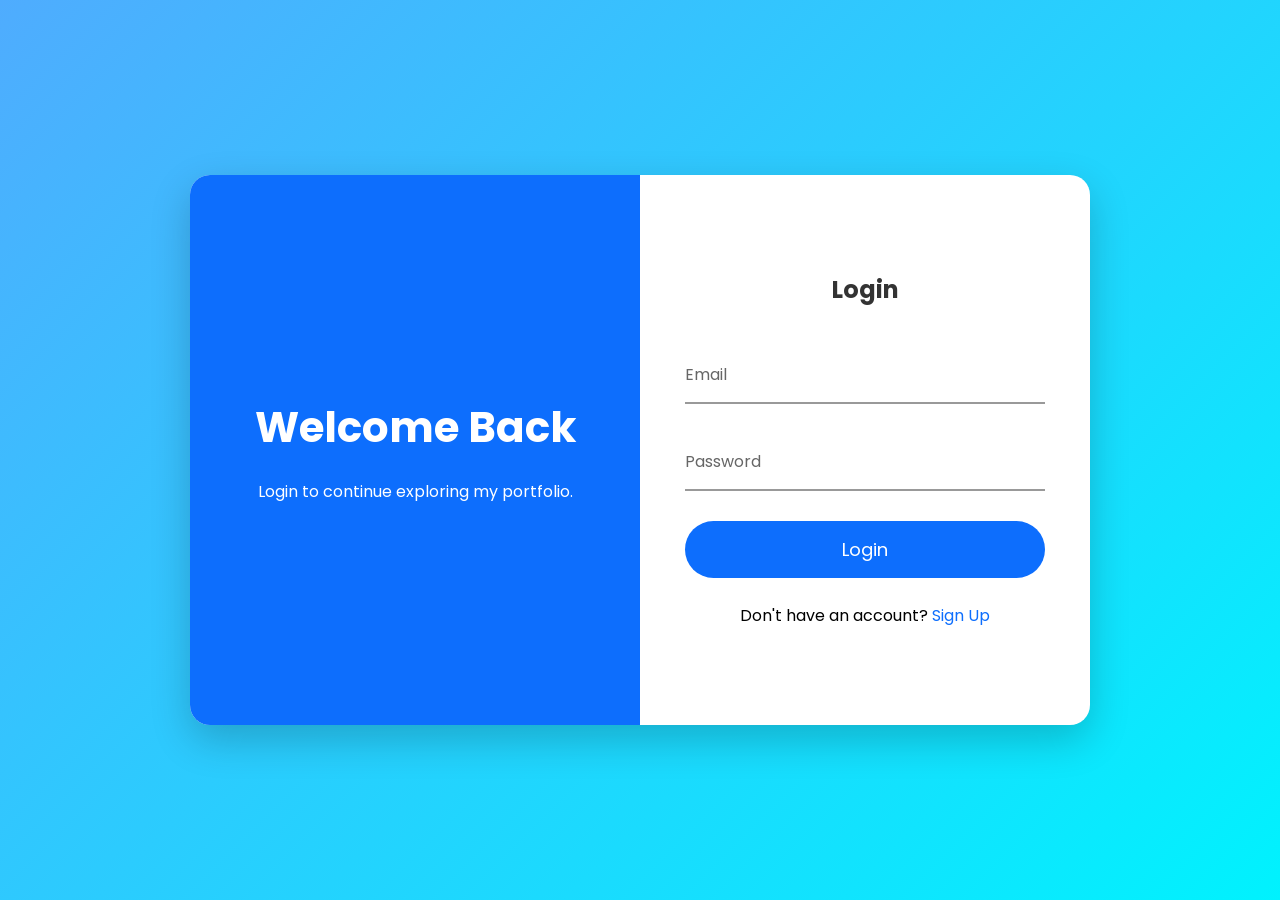
<file: login.html>
<!DOCTYPE html>
<html lang="en">
<head>
    <meta charset="UTF-8">
    <meta name="viewport" content="width=device-width, initial-scale=1.0">
    <title>Portfolio Login</title>
    <link rel="stylesheet" href="style.css">
    <link href="https://fonts.googleapis.com/css2?family=Poppins:wght@300;400;500;600&display=swap" rel="stylesheet">
</head>
<body>

<div class="container">

    <div class="left">
        <h1>Welcome Back</h1>
        <p>Login to continue exploring my portfolio.</p>
    </div>

    <div class="right">

        <form id="loginForm">

            <h2>Login</h2>

            <div class="inputBox">
                <input type="email" id="email" required>
                <label>Email</label>
            </div>

            <div class="inputBox">
                <input type="password" id="password" required>
                <label>Password</label>
            </div>

            <button type="submit">Login</button>

            <p class="signup">
                Don't have an account?
                <a href="#">Sign Up</a>
            </p>

        </form>

    </div>

</div>

<script src="script.js"></script>

</body>
</html>
</file>
<file: style.css>
*{
    margin:0;
    padding:0;
    box-sizing:border-box;
    font-family:Poppins,sans-serif;
}

body{
    display:flex;
    justify-content:center;
    align-items:center;
    min-height:100vh;
    background:linear-gradient(135deg,#4facfe,#00f2fe);
}

.container{
    width:900px;
    height:550px;
    background:#fff;
    border-radius:20px;
    display:flex;
    overflow:hidden;
    box-shadow:0 15px 40px rgba(0,0,0,.2);
}

.left{
    width:50%;
    background:#0d6efd;
    color:white;
    display:flex;
    flex-direction:column;
    justify-content:center;
    align-items:center;
    padding:40px;
}

.left h1{
    font-size:42px;
}

.left p{
    margin-top:20px;
    text-align:center;
}

.right{
    width:50%;
    display:flex;
    justify-content:center;
    align-items:center;
}

form{
    width:80%;
}

form h2{
    text-align:center;
    margin-bottom:40px;
    color:#333;
}

.inputBox{
    position:relative;
    margin-bottom:30px;
}

.inputBox input{
    width:100%;
    padding:15px;
    border:none;
    border-bottom:2px solid #999;
    outline:none;
    font-size:16px;
}

.inputBox label{
    position:absolute;
    left:0;
    top:15px;
    color:#666;
    transition:.3s;
    pointer-events:none;
}

.inputBox input:focus~label,
.inputBox input:valid~label{
    top:-12px;
    color:#0d6efd;
    font-size:14px;
}

button{
    width:100%;
    padding:15px;
    border:none;
    background:#0d6efd;
    color:white;
    border-radius:30px;
    font-size:18px;
    cursor:pointer;
    transition:.3s;
}

button:hover{
    background:#084298;
}

.signup{
    margin-top:25px;
    text-align:center;
}

.signup a{
    color:#0d6efd;
    text-decoration:none;
}

@media(max-width:768px){

.container{
    flex-direction:column;
    width:95%;
    height:auto;
}

.left,.right{
    width:100%;
    padding:40px;
}

}
</file>
